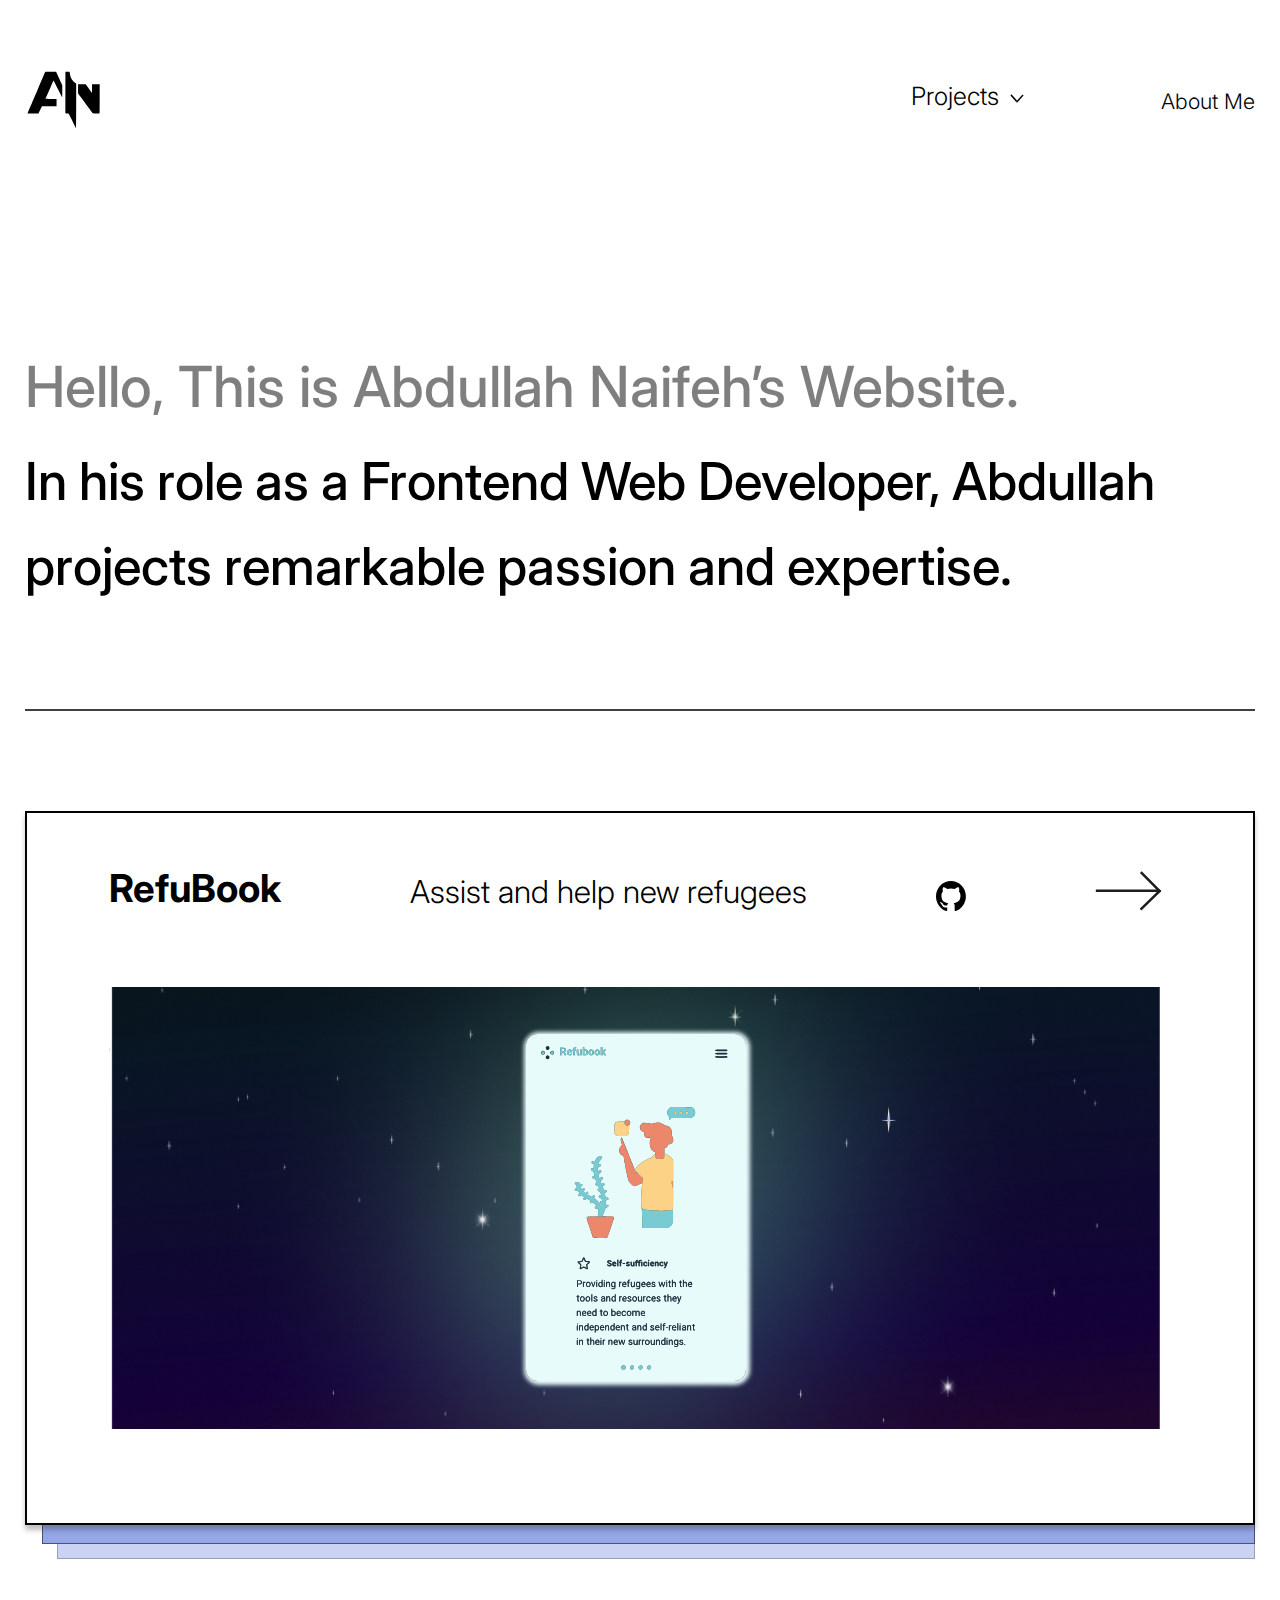
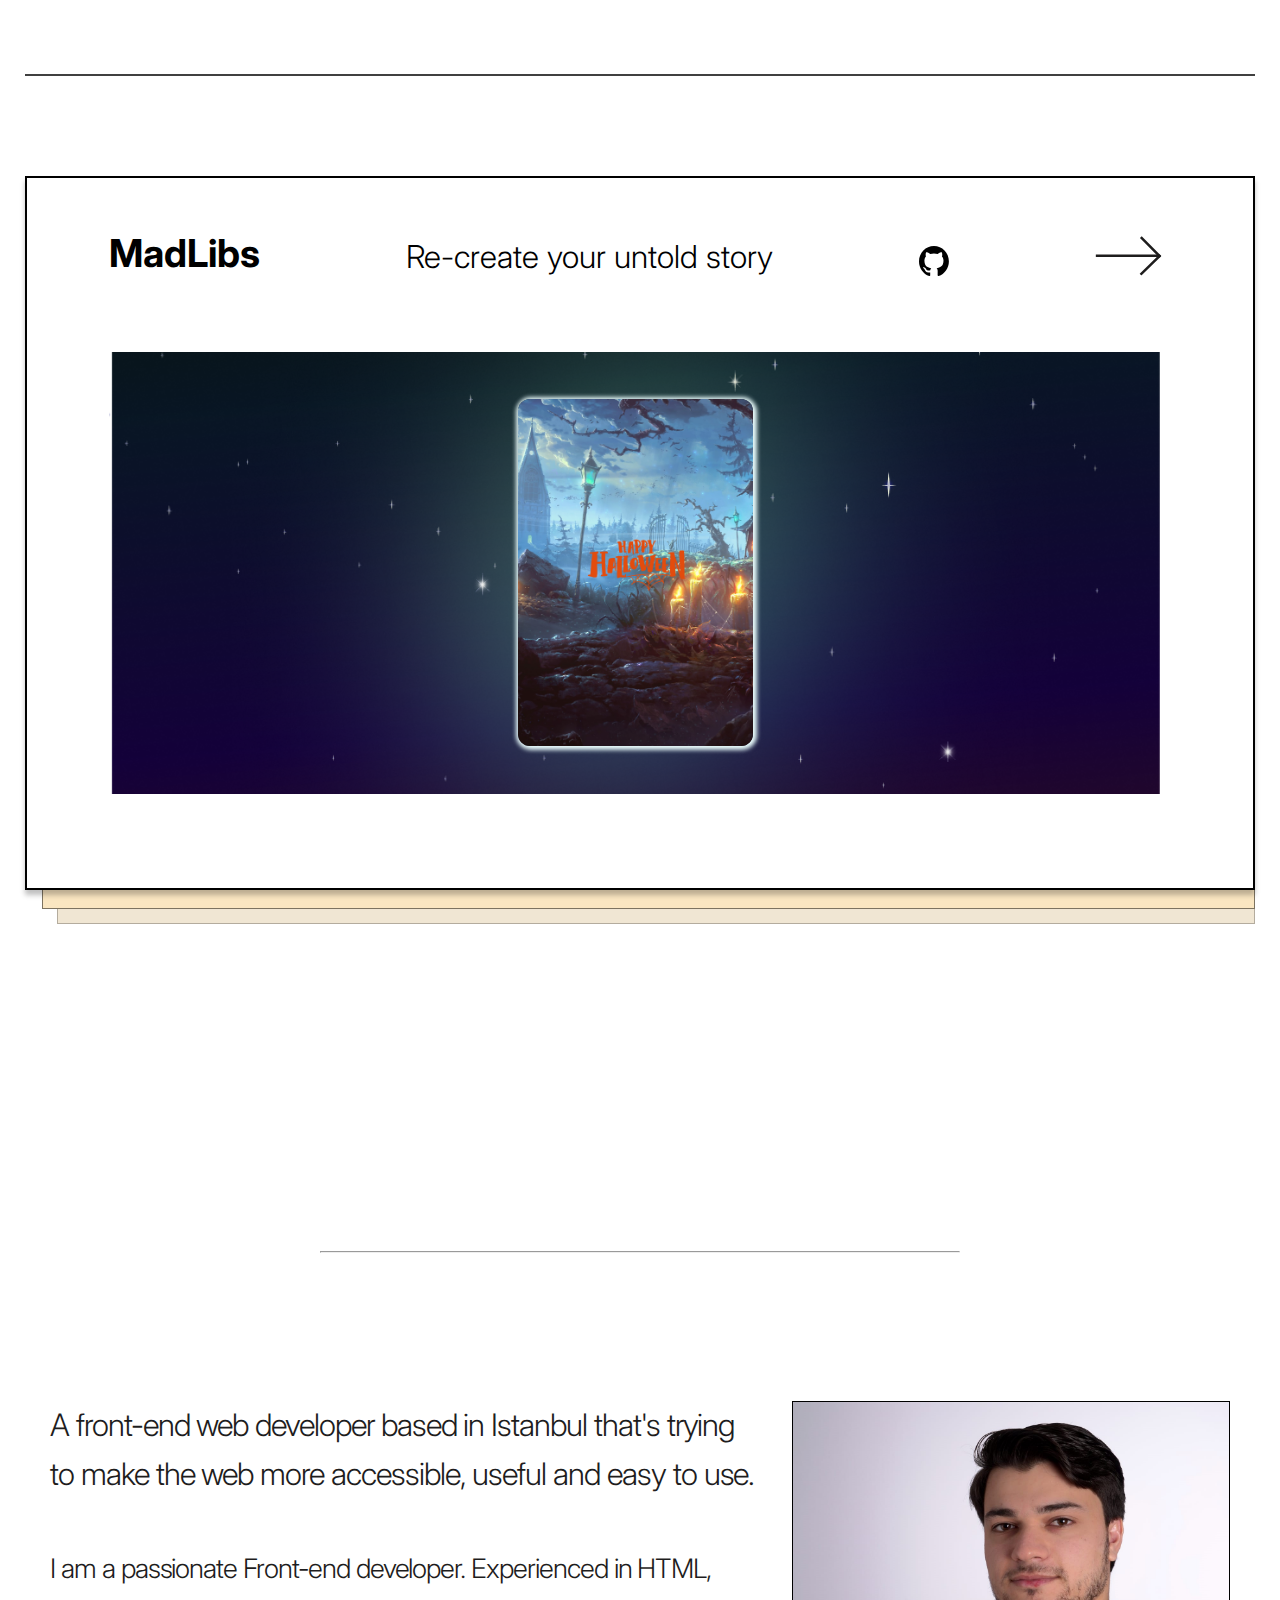
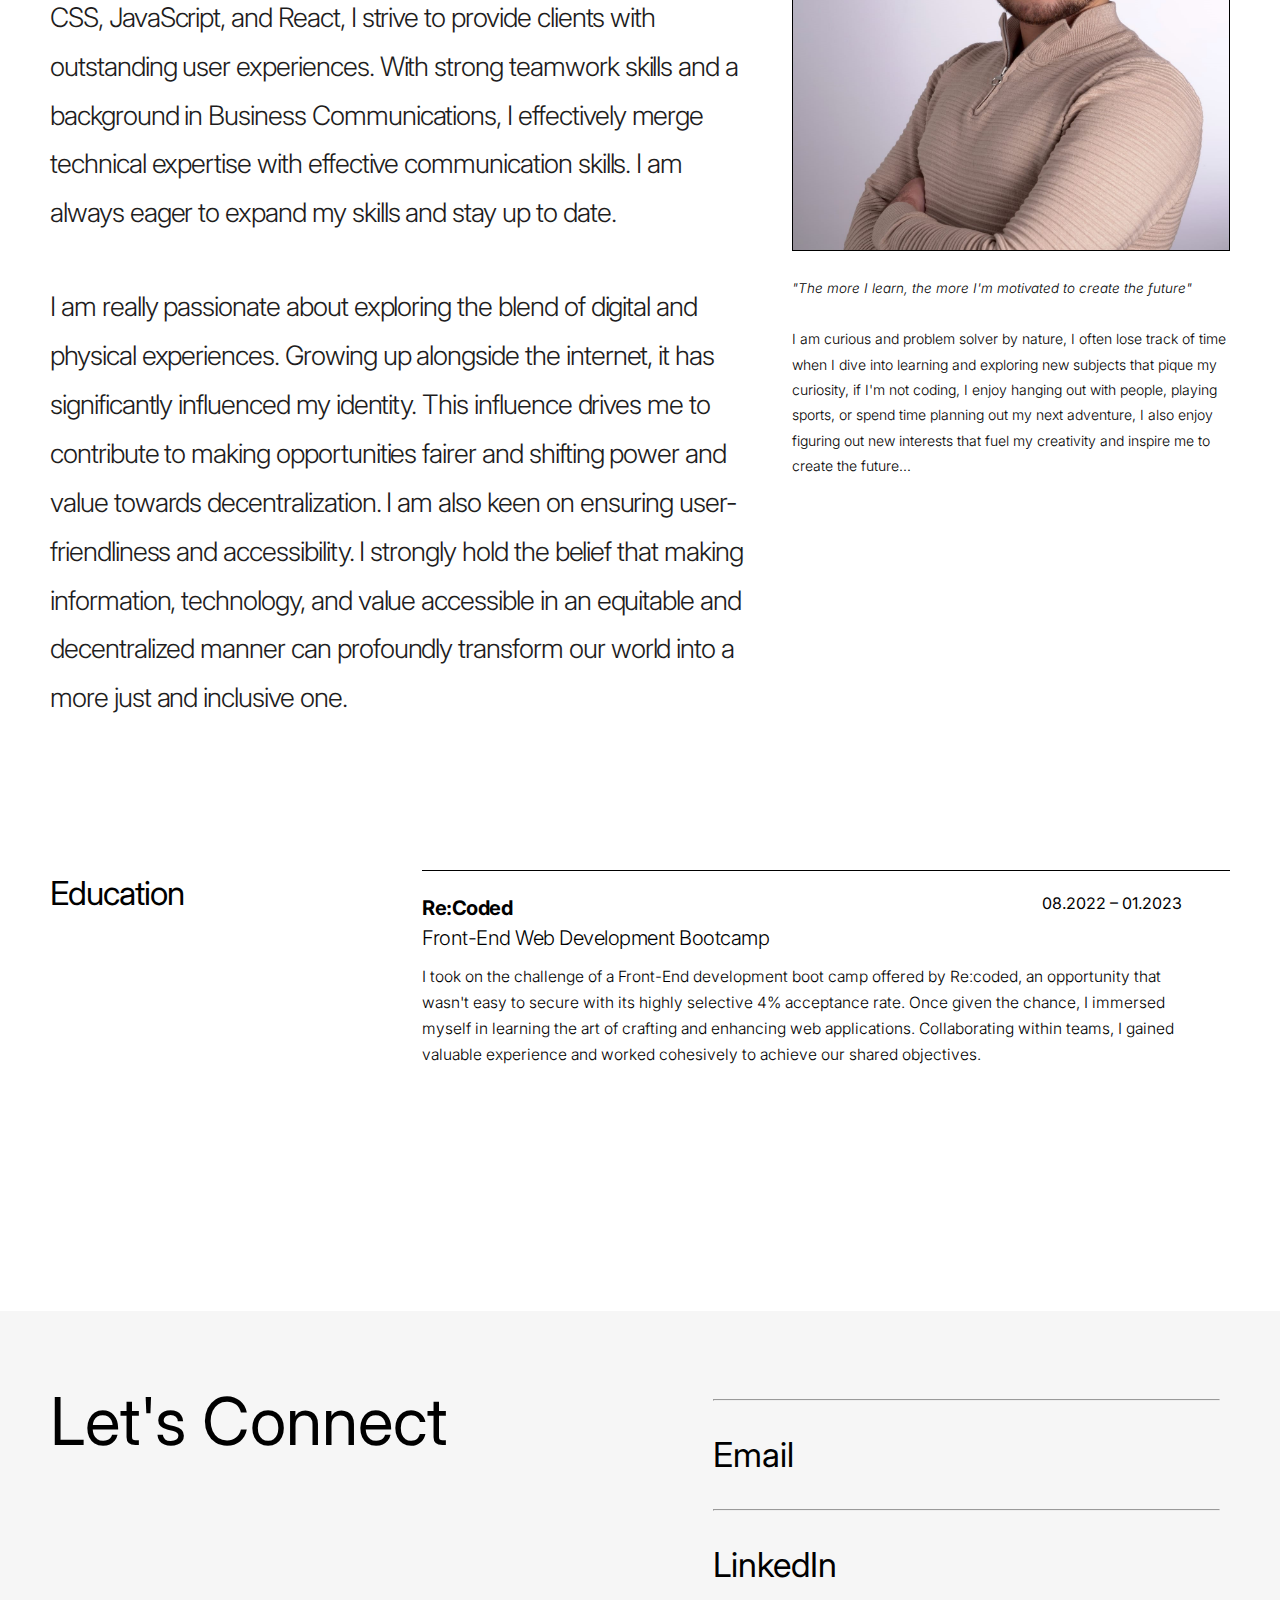
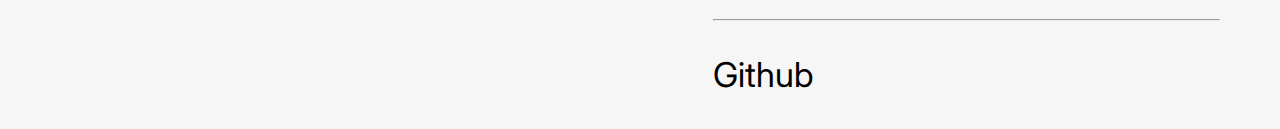
<file: index.html>
<!doctype html>
<html lang="en">

<head>
    <meta charset="utf-8">
    <meta name="viewport" content="width=device-width, initial-scale=1">
    <meta name="google-site-verification" content="qhoHQ1EDDDKGeElDffK2AkQCu_Z-720Gi2ZY2n1obUQ" />
    <meta name="description" content=" Website | Web Development | Front-End | Design">
    <meta name="description" content="👋 You have come to the right place to find the one who will build your site ✔️">
    <meta name="keywords" content="HTML, CSS, JavaScript, Tailwind, Bootstrap, React">
    <meta name="author" content="Abdullah Naifeh">
    <title>Front-End developer in Istanbul | مصمم و مطور مواقع ويب في اسطنبول</title>
    <link rel="icon" href="./assets/AbdNa-logo.svg">
    <link rel="stylesheet" href="Style/styles.css">
    <link rel="preconnect" href="https://fonts.googleapis.com">
    <link rel="preconnect" href="https://fonts.gstatic.com" crossorigin>
    <link href="https://fonts.googleapis.com/css2?family=Inter:wght@100;200;300;400;500;600;700;800;900&display=swap"
        rel="stylesheet">

    <!-- About ma styles -->
    <link rel="stylesheet" href="Style/about.css">
</head>

<body>
    <nav id="navbar" class="navbar">
        <div>
            <a class="navbar-brand" href="index.html">
                <img src="assets/AbdNa-logo.svg" width="75" height="93" alt="site logo">
            </a>
        </div>
        <div class="navbar-nav">
            <!-- <a class="blog" href="#">Blog</a> -->
            <div class="dropdown nav-item">
                <button class="dropbtn">Projects <s><img class="icon" src="./assets/DownArrow.svg" alt="" width="14"
                            height="13"></s></button>
                <div class="dropdown-content">
                    <a href="#first-project" class="nav-link upperNavLink">RefuBook</a>
                    <a href="#second-project" class="nav-link">MadLibs</a>
                </div>
            </div>
            <a href="#aboutMe" class="nav-item nav-link about-me">About Me</a>
        </div>
        <div class="hamburger">
            <span class="bar bar-1"></span>
            <span class="bar bar-2"></span>
        </div>
    </nav>
    <div class="MainContainer">
        <section class="heroSection">
            <h1>Hello, This is Abdullah Naifeh’s Website.</h1>
            <p>In his role as a Frontend Web Developer, Abdullah projects remarkable passion and expertise.</p>
        </section>
        <hr class="divider">
        <section id="projects">
            <div id="first-project" class="outer">
                <div class="inner inner-top project-container">
                    <div class="project-descriptionAndImage">
                        <div class="project_descriptionAndIcon">
                            <div class="project-name">
                                <h3>RefuBook</h3>
                            </div>
                            <span>Assist and help new refugees</span>
                            <img src="./assets/github-mark.svg" alt="view code on Github" onclick=ViewRefuBookCode()
                                width="30" height="30">
                            <img src="./assets/icon_arrowRight_.svg" alt="" width="67">
                        </div>
                        <div class="project_image">
                            <img src="./assets/image2vector.svg" alt="">
                        </div>
                    </div>
                </div>
                <div class="inner inner-mid"></div>
                <div class="inner inner-last"></div>
            </div>
            <hr class="divider" style="margin-top: 149px; margin-bottom: 100px;">
            <div id="second-project" class="outer">
                <div class="inner inner-top project-container">
                    <div class="project-descriptionAndImage">
                        <div class="project_descriptionAndIcon">
                            <div class="project-name">
                                <h3>MadLibs</h3>
                            </div>
                                <span>Re-create your untold story</span>
                                <img src="./assets/github-mark.svg" alt="view code on Github" onclick=ViewMadLibsCode()
                                    width="30" height="30">
                                <img src="./assets/icon_arrowRight_.svg" alt="" width="67">
                        </div>
                        <div class="project_image">
                            <img src="./assets/Madlibs.png" alt="">
                        </div>
                    </div>
                </div>
                <div class="inner inner-mid" style="background-color: #FAE6C1;"></div>
                <div class="inner inner-last" style="background-color: #F0E6D3;"></div>
            </div>
        </section>
    </div>
    <!-- About me section -->
    <hr width="50%" style="margin: 0 auto;" id="aboutMe">
    <div class="aboutMe-container">
        <section class="intro">
            <div class="intro__paragraph">
                <p class="first">A front-end web developer based in Istanbul that's trying to make the web more
                    accessible, useful and easy to use.</p>
                <p class="second">I am a passionate Front-end developer. Experienced in HTML, CSS, JavaScript, and
                    React, I
                    strive to provide clients with outstanding user experiences. With strong teamwork skills and a
                    background in Business Communications, I effectively merge technical expertise with effective
                    communication
                    skills. I am always eager to expand my skills and stay up to date.</p>
                <p class="third">
                    I am really passionate about exploring the blend of digital and physical experiences. Growing up
                    alongside the internet, it has significantly influenced my identity. This influence drives me to
                    contribute to making opportunities fairer and shifting power and value towards decentralization. I
                    am
                    also keen on ensuring user-friendliness and accessibility. I strongly hold the belief that making
                    information, technology, and value accessible in an equitable and decentralized manner can
                    profoundly
                    transform our world into a more just and inclusive one.</p>
            </div>
            <div class="intro__image">
                <img src="./assets/image_of_me.jpeg" alt="An image of the Website owner">
                <span>"The more I learn, the more I'm motivated to create the future"</span>
                <p>I am curious and problem solver by nature, I often lose track of time when I dive into learning and
                    exploring new subjects that pique my curiosity, if I'm not coding, I enjoy hanging out with people,
                    playing sports, or spend time planning out my next adventure, I also enjoy figuring out new
                    interests
                    that fuel my creativity and inspire me to create the future... </p>
            </div>
        </section>
        <section class="experience-section">
            <div class="title">
                <h3>Education</h3>
            </div>
            <div class="experiences">
                <div class="experience-details">
                    <div class="experience-wrapper">
                        <div class="content-container">
                            <div class="titleAndDate">
                                <div class="content-title">
                                    <h5><a href="http://www.re-coded.com" target="_blank">Re:Coded</a></h5>
                                    <span>Front-End Web Development Bootcamp</span>
                                </div>
                                <div class="content-date">
                                    <span>08.2022 – 01.2023</span>
                                </div>
                            </div>
                            <div class="experience-paragraph">
                                <p>I took on the challenge of a Front-End development boot camp offered by Re:coded, an
                                    opportunity that wasn't easy to secure with its highly selective 4% acceptance rate.
                                    Once given the chance, I immersed myself in learning the art of crafting and
                                    enhancing
                                    web applications. Collaborating within teams, I gained valuable experience and
                                    worked
                                    cohesively to achieve our shared objectives.</p>
                            </div>
                        </div>
                    </div>
                </div>
            </div>
        </section>
    </div>
    <footer>
        <div class="footer-container">
            <div class="h2-div">
                <h2>Let's Connect</h2>
            </div>
            <div class="footer-links">
                <hr class="linkBox-divider">
                <div class="link-box mail">
                    <p>Email</p>
                    <img src="./assets/noun-arrow.svg" alt="">
                </div>
                <hr class="linkBox-divider">
                <div class="link-box linkedIn">
                    <p>LinkedIn</p>
                    <img src="./assets/noun-arrow.svg" alt="">
                </div>
                <hr class="linkBox-divider">
                <div class="link-box github">
                    <p>Github</p>
                    <img src="./assets/noun-arrow.svg" alt="">
                </div>
            </div>
        </div>
    </footer>
    <script src="./JS/index.js"></script>
</body>

</html>
</file>
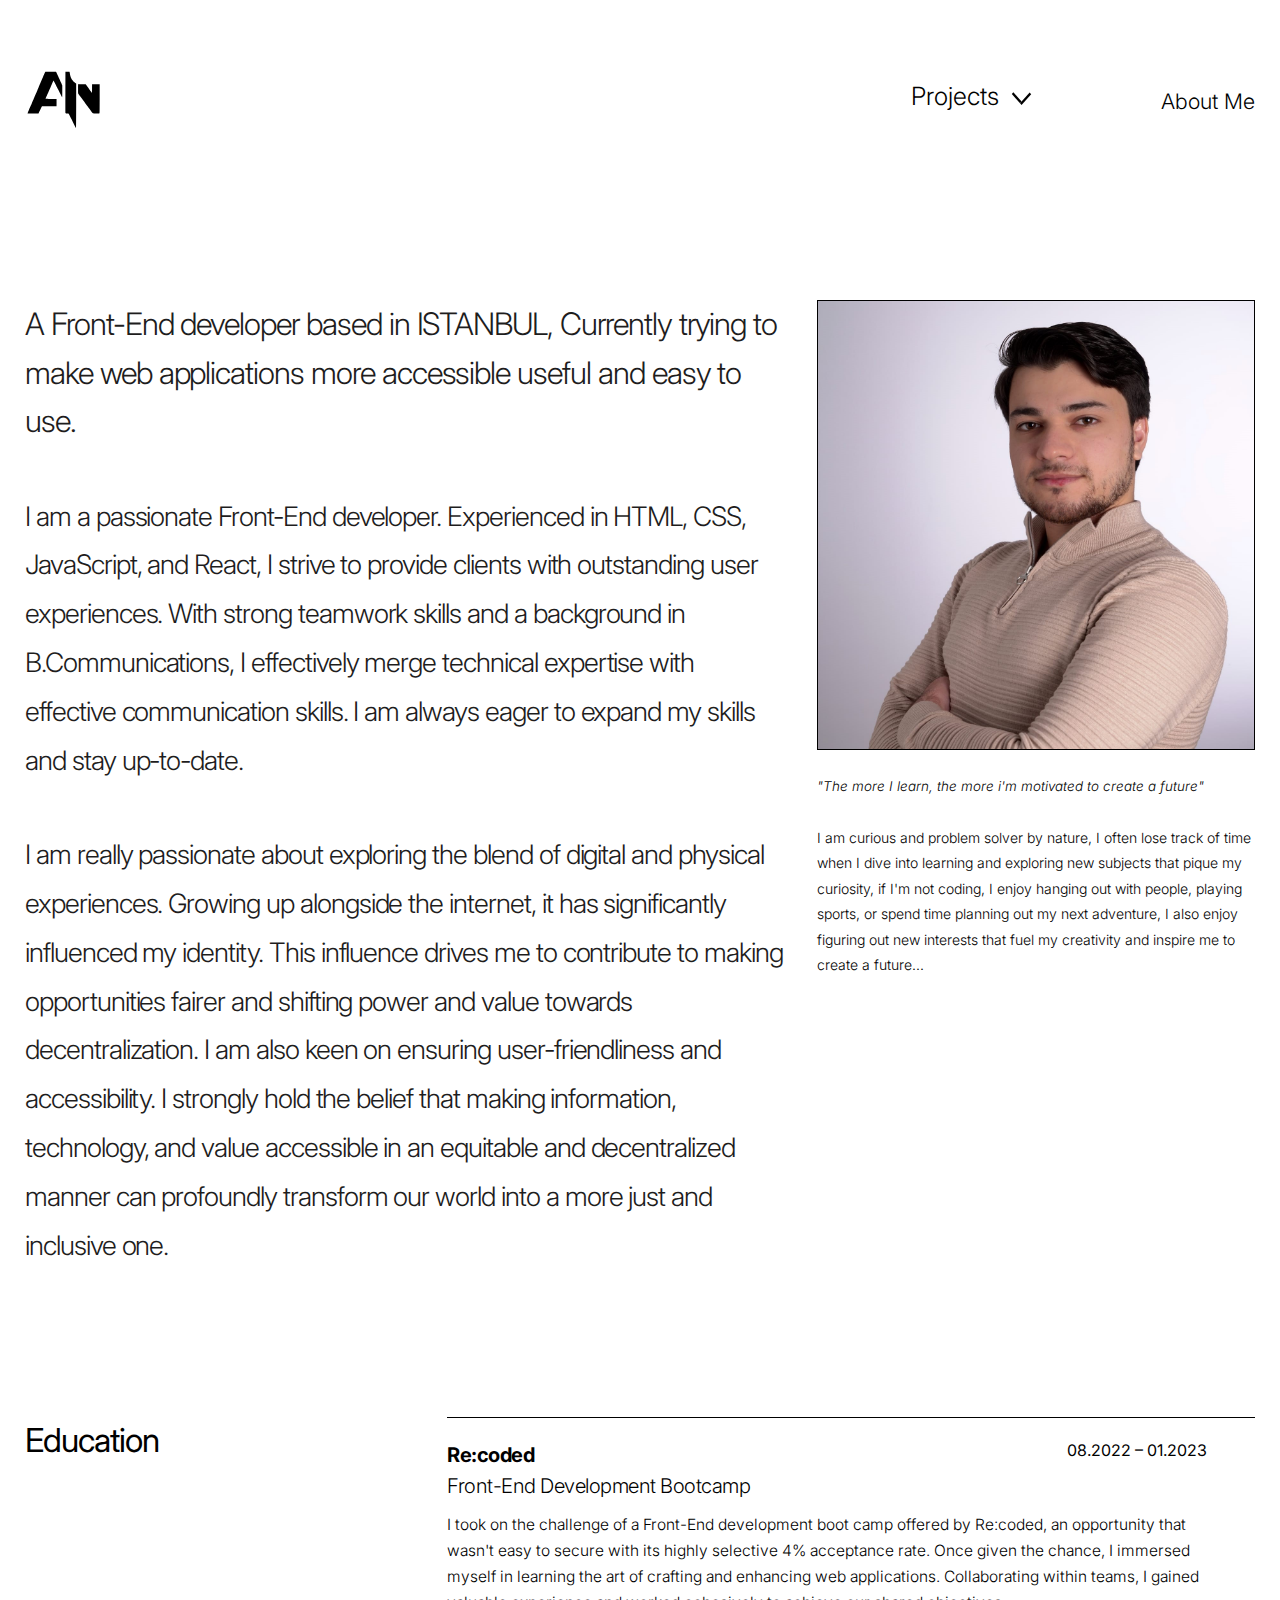
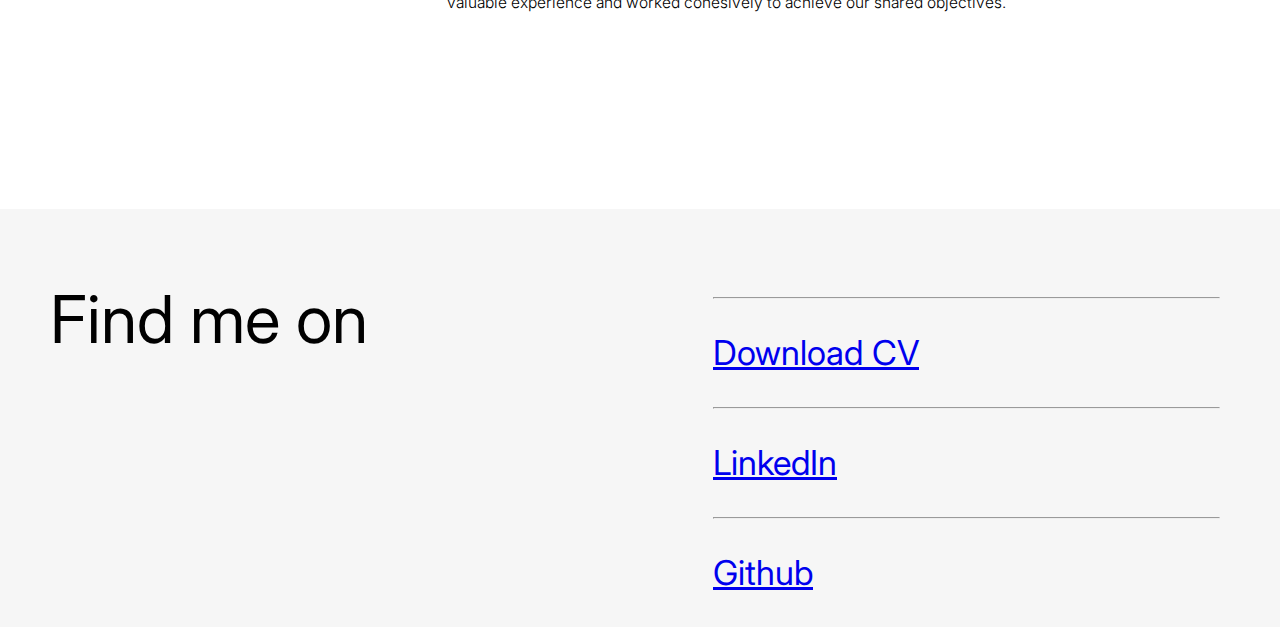
<file: about.html>
<!DOCTYPE html>
<html lang="en">

<head>
    <meta charset="UTF-8">
    <meta name="viewport" content="width=device-width, initial-scale=1.0">
    <title>About</title>
    <link rel="icon" href="./assets/AbdNa-logo.svg">
    <link rel="stylesheet" href="/Style/about.css">
    <link rel="stylesheet" href="/Style/styles.css">
    <link rel="preconnect" href="https://fonts.googleapis.com">
    <link rel="preconnect" href="https://fonts.gstatic.com" crossorigin>
    <link href="https://fonts.googleapis.com/css2?family=Inter:wght@100;200;300;400;500;600;700;800;900&display=swap" rel="stylesheet">
</head>

<body>
    <div class="about-container">
        <nav class="navbar">
            <div>
                <a class="navbar-brand" href="index.html">
                    <img src="assets/AbdNa-logo.svg" width="75" height="93" alt="site logo">
                </a>
            </div>
            <div class="navbar-nav">
                <!-- <a class="blog" href="#">Blog</a> -->
                <div class="dropdown nav-item">
                    <button class="dropbtn">Projects <s><img class="icon" src="/assets/DownArrow.svg" alt="" width="23" height="13"></s></button>
                    <div class="dropdown-content">
                        <a href="#first-project" class="nav-link">RefuBook</a>
                        <a href="#seconed-project" class="nav-link">MadLibs</a>
                    </div>
                </div>
                <a href="/about.html" target="_blank" class="nav-item nav-link about-me">About Me</a>
            </div>
            <div class="hamburger">
                <span class="bar bar-1"></span>
                <span class="bar bar-2"></span>
            </div>
        </nav>
        <section class="intro">
            <div class="intro__paragraph">
                <p class="first">A Front-End developer based in ISTANBUL, Currently trying to make web applications more accessible useful and easy to use.</p>
                <p class="second">I am a passionate Front-End developer. Experienced in HTML, CSS, JavaScript, and React, I strive to provide clients with outstanding user experiences. With strong teamwork skills and a background in B.Communications, I effectively merge technical expertise with effective communication skills. I am always eager to expand my skills and stay up-to-date.</p>
                <p class="third">
                    I am really passionate about exploring the blend of digital and physical experiences. Growing up alongside the internet, it has significantly influenced my identity. This influence drives me to contribute to making opportunities fairer and shifting power and value towards decentralization. I am also keen on ensuring user-friendliness and accessibility. I strongly hold the belief that making information, technology, and value accessible in an equitable and decentralized manner can profoundly transform our world into a more just and inclusive one.</p>
            </div>
            <div class="intro__image">
                <img src="/assets/image_of_me.jpeg" alt="An image of the Website owner">
                <span>"The more I learn, the more i'm motivated to create a future"</span>
                <p>I am curious and problem solver by nature, I often lose track of time when I dive into learning and exploring new subjects that pique my curiosity, if I'm not coding, I enjoy hanging out with people, playing sports, or spend time planning out my next adventure, I also enjoy figuring out new interests that fuel my creativity and inspire me to create a future... </p>
            </div>
        </section>
        <section class="experience-section">
            <div class="title">
                <h3>Education</h3>
            </div>
            <div class="experiences">
                <div class="experience-details">
                    <div class="experience-wrapper">
                        <div class="content-container">
                            <div class="titleAndDate">
                                <div class="content-title">
                                    <h5><a href="http://www.re-coded.com" target="_blank">Re:coded</a></h5>
                                    <span>Front-End Development Bootcamp</span>
                                </div>
                                <div class="content-date">
                                    <span>08.2022 – 01.2023</span>
                                </div>
                            </div>
                            <div class="experience-paragraph">
                                <p>I took on the challenge of a Front-End development boot camp offered by Re:coded, an opportunity that wasn't easy to secure with its highly selective 4% acceptance rate. Once given the chance, I immersed myself in learning the art of crafting and enhancing web applications. Collaborating within teams, I gained valuable experience and worked cohesively to achieve our shared objectives.</p>
                            </div>
                        </div>
                    </div>
                </div>
            </div>
        </section>
    </div>
    <footer>
        <div class="footer-container">
            <div class="h2-div">
                <h2>Find me on</h2>
            </div>
            <div class="footer-links">
                <hr class="linkBox-divider">
                <div class="link-box">
                    <p><a href="./assets/Abdullah-CV.pdf" download="Abdullah-CV">Download CV</a></p>
                    <img src="/assets/noun-arrow.svg" alt="an image of an arrow">
                </div>
                <hr class="linkBox-divider">
                <div class="link-box linkedIn">
                    <p><a href="https://tr.linkedin.com/in/abdullah-naifeh-9a82a1149" target="_blank">LinkedIn</a></p>
                    <img src="/assets/noun-arrow.svg" alt="an image of an arrow">
                </div>
                <hr class="linkBox-divider">
                <div class="link-box github">
                    <p><a href="https://github.com/Abdullah-Naifeh" target="_blank">Github</a></p>
                    <img src="/assets/noun-arrow.svg" alt="an image of an arrow">
                </div>
            </div>
        </div>
    </footer>
    <script src="./JS/index.js"></script>
</body>
</html>
</file>
<file: Style/styles.css>
* {
  margin: 0;
  padding: 0;
  box-sizing: border-box;
  /* border: red 1px solid; */
}


html {
  scroll-behavior: smooth;
}

body,
button {
  font-family: "Inter", sans-serif;
}

.MainContainer {
  max-width: 1758px;
  margin: 0 auto;
  padding-bottom: 50px;
}



.navbar {
  display: flex;
  justify-content: space-between;
  align-items: center;
  padding-top: 50px;
  padding-inline: 25px;
  margin: 0 auto;
  max-width: 1350px;
}

.navbar-nav {
  display: flex;
  align-items: center;
  justify-content: space-between;
  min-width: 28%;
}

.navbar a {
  text-decoration: none;
  color: #000000;
  font-weight: 300;
  font-size: clamp(0.63rem, calc(0.39rem + 1.19vw), 1.88rem);
  line-height: 33px;
}

.hamburger {
  display: none;
  cursor: pointer;
}

.bar {
  display: block;
  -webkit-transition: all 0.3s ease-in-out;
  transition: all 0.3s ease-in-out;
  background-color: #000000;
}

.bar-1 {
  margin: 5px 0;
  width: 38px;
  height: 3px;
}

.bar-2 {
  margin: 5px 0 0 auto;
  width: 30px;
  height: 3px;
}
.blog {
  font-size: 18.84px;
  margin-right: 177.23px;
}

/* Dropdown Button */
.dropbtn {
  font-size: clamp(0.63rem, calc(0.32rem + 1.55vw), 2.25rem);
  padding-bottom: 10px;
  font-weight: 300;
  line-height: 33px;
  background-color: transparent;
  border: none;
  cursor: pointer;
  /* transition: scale 0.5s ease-in-out; */
}

/* .dropbtn:hover{
    scale: 1.2;
} */

.dropbtn img {
  margin-left: 5px;
}

/* The container <div> - needed to position the dropdown content */
.dropdown {
  position: relative;
  display: inline-block;
}

/* Dropdown Content (Hidden by Default) */
.dropdown-content {
  display: none;
  position: absolute;
  left: -28px;
  min-width: 160px;
  box-shadow: 0px 8px 16px 0px rgba(0, 0, 0, 0.2);
  z-index: 1;
  border: 1.80054px solid #000000;
}

/* .dropdown:hover .dropbtn{
    scale: 1.2;
    font-weight: 400;
} */

/* Links inside the dropdown */
.dropdown-content > a {
  width: 245px;
  background-color: rgba(214, 214, 214, 0);
  color: black;
  padding: 12px 16px;
  text-decoration: none;
  text-align: start;
  font-size: clamp(0.63rem, calc(0.46rem + 0.83vw), 1.5rem);
  font-weight: 400;
  display: block;
}

.upperNavLink {
  border-bottom: 1.80054px solid #000000;
}

/* Show the dropdown menu on hover */
.dropdown:hover .dropdown-content {
  display: block;
}

.about-me {
  transition: scale 0.3s ease-in-out;
  font-weight: 300;
}

/* Hero Section */
.heroSection h1 {
  font-size: clamp(1.75rem, calc(0.96rem + 3.23vw), 5rem);
  font-weight: 500;
  color: rgba(0, 0, 0, 0.5);
  margin-top: 200px;
}

.heroSection p {
  font-size: clamp(1.61rem, calc(0.87rem + 3vw), 4.63rem);
  font-weight: 500;
  line-height: 85px;
  color: rgb(0, 0, 0);
  margin-top: 18.3px;
}

.divider {
  width: 100%;
  border: 1.85366px solid rgba(0, 0, 0, 0.75);
  margin: 100px 0;
}

/*Projects section */

#projects {
  margin-bottom: 311px;
}

.outer {
  max-height: 714px;
  display: grid;
  grid-template-areas: "inner-div";
}

.inner {
  height: 714px;
  grid-area: inner-div;
}

.inner-top {
  max-width: 1694px;
  background-color: white;
  order: 3;
  border: 2.51276px solid #000000;
  box-shadow: 0px 5.02553px 5.02553px rgba(0, 0, 0, 0.25);
  transition: transform 0.5s ease-in-out;
}

.inner-top:hover {
  transform: translate(17px, 19px);
}

.inner-mid {
  max-width: 1694px;
  background-color: #95a7e7;
  margin-left: 17px;
  margin-top: 19px;
  border: 1.25638px solid rgba(0, 0, 0, 0.5);
  order: 2;
}

.inner-last {
  max-width: 1694px;
  background-color: rgba(149, 167, 231, 0.5);
  margin-left: 32px;
  margin-top: 34px;
  border: 1.25638px solid rgba(0, 0, 0, 0.25);
  order: 1;
}

.project-container {
  display: grid;
  grid-template-columns: repeat(10, 1fr);
  grid-template-rows: 1fr 1fr 1fr 1fr 1fr 1fr 1fr 1fr 1fr 1fr;
  gap: 0px 0px;
  padding: 4.8rem 8rem 5.9rem 7.7rem;
}

.project-name {
  grid-area: 1 / 1 / 5 / 4;
}

.project-name h3 {
  font-size: clamp(1.5rem, calc(1.12rem + 1.6vw), 3.13rem);
}

.project-titles {
  display: flex;
  flex-direction: column;
  grid-area: 5 / 1 / 11 / 4;
}

.project-titles p {
  font-size: clamp(0.63rem, calc(0.39rem + 0.99vw), 1.63rem);
  margin-bottom: 182px;
  line-height: 2.62rem;
  font-weight: 400;
  cursor: pointer;
}

.project-titles span {
  font-size: clamp(0.5rem, calc(0.4rem + 0.44vw), 0.95rem);
  font-weight: bold;
}

.project-descriptionAndImage {
  max-width: 1053px;
  grid-area: 1 / 4 / 11 / 11;
}

.project_descriptionAndIcon {
  display: flex;
  align-items: flex-end;
  justify-content: space-between;
  margin-bottom: 76px;
}

.project_descriptionAndIcon span {
  font-size: clamp(0.91rem, calc(0.47rem + 1.88vw), 2.81rem);
  font-weight: 300;
  /* margin-left: 2.2rem; */
}

.project_descriptionAndIcon :nth-child(3) {
  cursor: pointer;
  filter: brightness(0%);
}

.project_image {
  background-image: url("./../assets/projectBackground.png");
  background-size: cover;
  background-repeat: no-repeat;
  height: 442px;
  display: flex;
  justify-content: center;
  align-items: center;
}

.project_image img {
  box-shadow: 1px 1px 4px 3px rgb(232, 251, 251);
  border-radius: 12px;
  height: 347px;
}
/* footer */

footer {
  background-color: #f6f6f6;
}

.footer-container {
  margin: 0 auto;
  max-width: 1758px;
  display: flex;
}

.h2-div {
  margin: 0 auto 0 0;
}

footer div h2 {
  margin: 76px 0 0 0;
  font-size: clamp(2.25rem, calc(1.43rem + 3.36vw), 5.63rem);
  line-height: 68px;
  font-weight: 400;
}

.footer-links {
  margin: 88px 60px 0px 0;
}

.link-box {
  display: flex;
  min-width: 507px;
  padding: 20px 0;
}

.link-box img {
  margin: 0 0 0 auto;
  opacity: 0;
}

.link-box:hover img {
  opacity: 1;
}

/* .linkBox-divider {
  border-top: 1.28192px solid #000000;
} */

.link-box:hover {
  cursor: pointer;
}

.link-box p {
  text-decoration: none;
  color: #000;
  font-family: Inter;
  font-size: clamp(1.5rem, calc(1.29rem + 1.07vw), 2.63rem);
  line-height: 68px;
  font-weight: 400;
}

.link-box p {
  transition: translate 0.4s ease-in-out;
}

.link-box:hover p {
  translate: 20px 0;
}

/* Media queries */
/* 2650px and down */
@media only screen and (max-width: 2650px) {
  .MainContainer,
  .aboutMe-container {
    max-width: 1350px;
    padding: 0 25px 50px 25px;
  }

  .inner-top,
  .inner-mid,
  .inner-last {
    max-width: 1252px;
  }

  .project-container {
    display: grid;
    grid-template-columns: repeat(10, 1fr);
    grid-template-rows: 1fr 1fr 1fr 1fr 1fr 1fr 1fr 1fr 1fr 1fr;
    gap: 0px 0px;
    padding: 3.21rem 5.44rem 3.56rem 5.14rem;
  }

  .project-name {
    grid-area: 1 / 1 / 5 / 4;
  }

  .project-titles {
    display: flex;
    flex-direction: column;
    grid-area: 5 / 1 / 11 / 4;
  }

  .project-descriptionAndImage {
    grid-area: 1 / 1 / 11 / 11;
  }

  .aboutMe-container {
    max-width: 1350px;
    margin: 0 auto;
  }

  /* footer */

  .h2-div {
    margin-left: 50px;
  }
}

@media only screen and (max-width: 1440px) {
  .MainContainer {
    max-width: 1350px;
    padding: 0 25px 50px 25px;
  }

  .inner-top,
  .inner-mid,
  .inner-last {
    max-width: 1252px;
  }

  .project-container {
    display: grid;
    grid-template-columns: repeat(10, 1fr);
    grid-template-rows: 1fr 1fr 1fr 1fr 1fr 1fr 1fr 1fr 1fr 1fr;
    gap: 0px 0px;
    padding: 3.21rem 5.44rem 3.56rem 5.14rem;
  }

  .project-name {
    grid-area: 1 / 1 / 5 / 4;
  }

  .project-titles {
    display: flex;
    flex-direction: column;
    grid-area: 5 / 1 / 11 / 4;
  }

  .project-descriptionAndImage {
    grid-area: 1 / 1 / 11 / 11;
  }

  /* footer */

  .h2-div {
    margin-left: 50px;
  }
}

/* Large devices (laptops/desktops, 1024px and down) */
@media only screen and (max-width: 1024px) {
  .MainContainer {
    max-width: 960px;
  }

  .inner-top,
  .inner-mid,
  .inner-last {
    max-width: 912px;
  }

  /* footer */

  .h2-div {
    margin-left: 30px;
  }

  .footer-links {
    margin-right: 30px;
  }
}

@media only screen and (max-width: 768px) {
  .MainContainer {
    max-width: 725px;
  }

  .navbar {
    align-items: flex-start;
  }

  .hamburger {
    display: block;
  }

  .hamburger.active {
    position: fixed;
    right: 21.5px;
    top: 9%;
  }

  .hamburger.active .bar:nth-child(1) {
    background-color: #f6f6f6;
    transform: translateY(1px) rotate(45deg);
  }

  .hamburger.active .bar:nth-child(2) {
    background-color: #f6f6f6;
    margin: 5px 0 0 0;
    width: 38px;
    transform: translateY(-7px) rotate(-45deg);
  }

  .navbar-nav {
    position: fixed;
    right: -100%;
    top: 0;
    gap: 0;
    flex-direction: column;
    background-color: #393838;
    width: 100%;
    text-align: center;
    transition: 0.3s;
  }

  .nav-item {
    margin: 16px 0;
    width: 90%;
    border-top: 2px solid white;
    display: flex;
    justify-content: flex-start;
    align-items: center;
  }

  .navbar-nav.active {
    color: #f6f6f6;
    right: 0%;
    padding-top: 115px;
    height: 80%;
  }
  .navbar-nav.active a {
    color: #f6f6f6;
    font-size: 24px;
    padding-top: 30px;
  }
  .navbar-nav.active .dropdown {
    display: none;
  }

  .inner-top,
  .inner-mid,
  .inner-last {
    max-width: 677px;
  }

  .project-container {
    display: grid;
    grid-template-columns: repeat(10, 1fr);
    grid-template-rows: repeat(10, 1fr);
    gap: 0px 0px;
    grid-auto-flow: row;
    padding: 2.21rem 4.44rem 2.56rem 4.14rem;
  }

  .project-name {
    display: flex;
    justify-content: center;
    grid-area: 1 / 1 / 2 / 11;
    /* margin-bottom: 53px; */
  }

  .project-name h3 {
    margin: 0;
  }

  .project-titles {
    flex-direction: row;
    align-items: center;
    grid-area: 9 / 1 / 11 / 11;
  }

  .project-titles p {
    margin-bottom: 0;
    margin-right: auto;
    line-height: 1.62rem;
  }

  .project-descriptionAndImage {
    grid-area: 2 / 1 / 9 / 11;
  }

  .project_image {
    margin-top: 30px;
    max-width: 535px;
    height: 343px;
  }

  .project_image img {
    max-width: 167px;
    max-height: 235px;
  }

  .project_descriptionAndIcon {
    margin-bottom: 0;
  }

  .project_descriptionAndIcon img {
    display: none;
  }
  /* footer */

  .footer-container {
    flex-direction: column;
    align-items: center;
  }

  .h2-div {
    margin: 0 auto;
  }

  .footer-links {
    margin-right: 0px;
  }

  .link-box {
    min-width: 350px;
  }
}

@media only screen and (max-width: 425px) {
  .MainContainer {
    max-width: 380px;
  }

  .heroSection h1 {
    margin-top: 105px;
  }

  .heroSection p {
    line-height: 32px;
  }

  .inner-top,
  .inner-mid,
  .inner-last {
    max-width: 356px;
    max-height: 371px;
  }

  .inner-mid {
    margin: 10px 0 0 12px;
  }

  .inner-last {
    margin: 20px 0 0 24px;
  }

  .project-container {
    padding: 1.21rem 2.44rem 1.56rem 2.14rem;
  }

  .project-name {
    margin-bottom: 12px;
  }

  .project_descriptionAndIcon {
    flex-direction: column;
    align-items: center;
  }

  .project_descriptionAndIcon span {
    font-weight: 400;
  }



  .project_image {
    margin-top: 16px;
    max-width: 535px;
    height: 171px;
  }

  .project_image img {
    max-width: 97px;
    max-height: 142px;
  }

  .project-titles {
    align-items: flex-end;
  }

  .project-titles p {
    line-height: 0.82rem;
  }

  .content-title h5 {
    margin-bottom: 45px;
  }

  /* footer */

  .footer-container {
    flex-direction: column;
    align-items: center;
  }
  
  .link-box {
    min-width: 350px;
  }

}
</file>
<file: Style/about.css>
* {
    margin: 0;
    padding: 0;
    box-sizing: border-box;
}

body {
    font-family: 'Inter', sans-serif;
}

.about-container {
    max-width: 1440px;
    margin: 0 25px;
}

.intro {
    display: flex;
    gap: 1.91rem;
    margin: 9.23rem 0;
    padding-top: 6.98rem;
}

.intro__paragraph {
    display: flex;
    flex-direction: column;
    gap: 2.83rem;
}

.intro__paragraph .first {
    color: #1E1D1D;
    font-size: clamp(1.61rem, calc(1.50rem + 0.55vw), 2.18rem);
    font-style: normal;
    font-weight: 300;
    line-height: 3.05369rem;
    letter-spacing: -0.06544rem;
}

.intro__paragraph .second,
.intro__paragraph .third {
    color: #1E1D1D;
    font-size: clamp(1.61rem, calc(1.58rem + 0.13vw), 1.74rem);
    font-style: normal;
    font-weight: 300;
    line-height: 3.05369rem;
    letter-spacing: -0.06544rem;
}

.intro__image {
    display: flex;
    flex-direction: column;
    gap: 1.55rem;
}

.intro__image img {
    width: 438px;
    height: 450px;
    border: black 1.7px solid;
}

.intro__image span {
    font-size: clamp(0.63rem, calc(0.56rem + 0.35vw), 0.99rem);
    font-style: italic;
    font-weight: 300;
    line-height: 1.59181rem;
}

.intro__image p {
    font-size: clamp(0.63rem, calc(0.54rem + 0.42vw), 1.06rem);
    font-style: normal;
    font-weight: 300;
    line-height: 1.59181rem;

}

/* second section */

.experience-section {
    display: flex;
    margin-bottom: 9rem;
}

.title h3 {
    font-size: 2.07rem;
    font-weight: 400;
    line-height: 2.898rem;
    letter-spacing: -0.06213rem;
}

.experiences {
    margin: 0 0 0 auto;
}

.experience-details {
    border-top: black 1px solid;
    padding: 22px 48px 22px 0;
}

.titleAndDate {
    display: flex;
}

.content-title h5 {
    font-size: 1.26rem;
    font-weight: 700;
    line-height: 1.89rem;
    letter-spacing: -0.03125rem;
}

.content-title h5 a{
    text-decoration: none;
    color: inherit;
}
.content-title span {
    font-size: 1.26rem;
    font-weight: 300;
    line-height: 1.89rem;
    letter-spacing: -0.03125rem;
}


.content-date {
    margin: 0 0 0 auto;
}

.experience-paragraph {
    margin: 11px 0 27px 0;
    max-width: 760px;
    font-size: clamp(0.81rem, calc(0.74rem + 0.29vw), 1.06rem);
    font-weight: 300;
    line-height: 1.62rem;
}

/* footer

footer {
    background-color: #F6F6F6;

}

.footer-container {
    margin: 0 auto;
    max-width: 1758px;
    display: flex;
}

.h2-div {
    margin: 0 auto 0 50px;
}

footer div h2 {
    margin: 76px 0 0 0;
    font-size: clamp(2.25rem, calc(1.43rem + 3.36vw), 5.63rem);
    line-height: 68px;
    font-weight: 400;
}

.footer-links {
    margin: 88px 0px 0px 0;
}

.link-box {
    display: flex;
    padding: 20px 0;
}

.link-box img {
    margin: 0 0 0 auto;
}

.linkBox-divider {
    border-top: 1.28192px solid #000000;
} 


.link-box:hover {
    cursor: pointer;
}

.link-box p  {
    text-decoration: none;
    color: #000;
    font-family: Inter;
    font-size: clamp(1.50rem, calc(1.29rem + 1.07vw), 2.63rem);
    line-height: 68px;
    font-weight: 400;

} */

/* Media queries */

/* Extra small devices (phones, between 320px and 425px) */
@media only screen and (min-width: 320px) and (max-width: 425px) {}


/* Medium devices (landscape tablets, 768px and down) */
@media only screen and (max-width: 768px) {

    .intro-paragraph {
        text-align: center;
    }

    .intro__image img {
        max-width: 225px;
        max-height: 232px;
    }

    .intro__image p {
        display: none;
    }

    /* second section */

    .experience-details {
        padding-right: 0;
    }

    /* footer */

    /* footer {
        background-color: #F6F6F6;

    }

    .footer-container {
        margin: 0 auto;
        max-width: 1758px;
        display: flex;
        flex-direction: column;
    }

    .h2-div {
        margin: 0 auto;
    }

    footer div h2 {
        margin: 76px 0 0 0;
        font-size: clamp(2.25rem, calc(1.43rem + 3.36vw), 5.63rem);
        line-height: 68px;
        font-weight: 400;
    }

    .footer-links {
        margin: 88px 50px 0px 50px;
    }


    .link-box {
        display: flex;
        min-width: 0;
        padding: 20px 0;
    }

    .link-box img {
        margin: 0 0 0 auto;
    }

    .linkBox-divider {
        border-top: 1.28192px solid #000000;
    }


    .link-box:hover {
        cursor: pointer;
    }*/

    .link-box p{
        text-decoration: none;
        color: #000;
        font-family: Inter;
        font-size: clamp(1.50rem, calc(1.29rem + 1.07vw), 2.63rem);
        line-height: 68px;
        font-weight: 400;

    }

} 

/* Large devices (laptops/desktops, 1024px and down) */
@media only screen and (max-width: 1024px) {

    .about-container {
        max-width: 992px;
        /* margin: 0 20px; */
    }

    .intro {
        display: flex;
        flex-direction: column-reverse;
        gap: 1.91rem;
        margin: 9.23rem 0;
        padding: 0;
    }

    .intro__image {
        display: flex;
        flex-direction: column;
        align-items: center;
        gap: 1.55rem;
    }

    .intro__image p {
        font-size: clamp(0.63rem, calc(0.54rem + 0.42vw), 1.06rem);
        text-align: center;
        font-weight: 300;
        line-height: 1.59181rem;

    }

    /* second section */

    .experience-section {
        display: flex;
        flex-direction: column;
        align-items: center;
        margin-bottom: 9rem;
    }

    .title h3 {
        font-size: 2.07rem;
        font-weight: 400;
        line-height: 2.898rem;
        letter-spacing: -0.06213rem;
        margin-bottom: 30px;
    }

    .experiences {
        margin: 0;
    }

}

/* Extra large devices (large laptops and desktops, 1200px and up) */
@media only screen and (min-width: 1025px) {
    .about-container {
        max-width: 1440px;
        margin: 0 auto;
    }

    .intro,
    .experience-section {
        padding: 0 25px;
    }

    .intro-paragraph {
        text-align: start;
    }

    /* .navbar{
        margin: 0 25px;
    } */

    /* .link-box{
        min-width: 507px;
    } */
}
</file>
